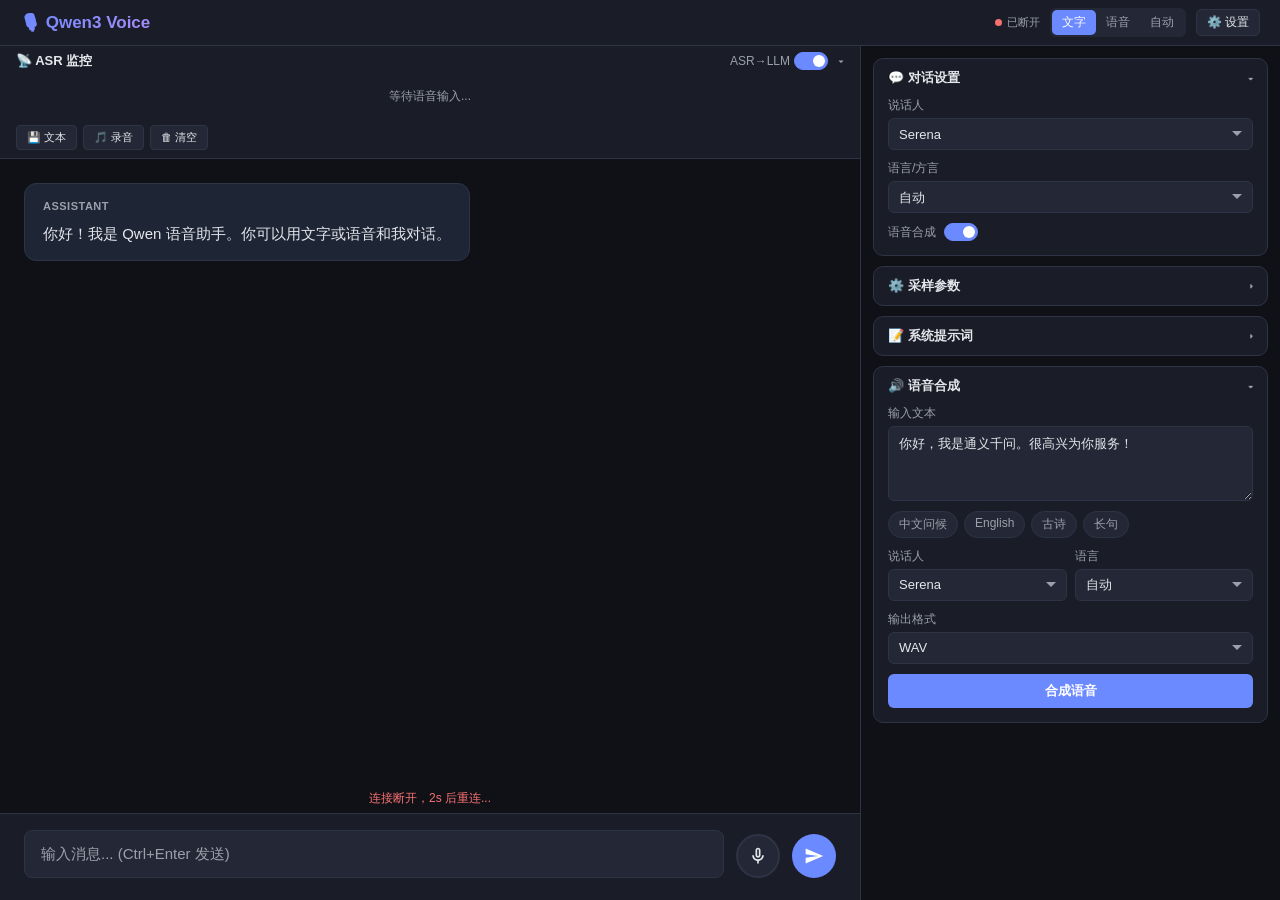
<file: examples/index.html>
<!DOCTYPE html>
<html lang="zh-CN">
<head>
<meta charset="UTF-8">
<meta name="viewport" content="width=device-width, initial-scale=1.0">
<title>Qwen3 Voice — 语音对话 & TTS</title>
<link rel="stylesheet" href="css/style.css">
</head>
<body>

<!-- ========== Header ========== -->
<header class="header">
  <h1>🎙️ Qwen3 Voice</h1>
  <nav class="header-controls">
    <div class="ws-status">
      <span class="ws-dot" id="wsDot"></span>
      <span id="wsLabel">未连接</span>
    </div>
    <div class="mode-toggle" role="group" aria-label="对话模式">
      <button id="modeText" class="active" onclick="setMode('text')">文字</button>
      <button id="modeVoice" onclick="setMode('voice')">语音</button>
      <button id="modeAuto" onclick="setMode('auto')">自动</button>
    </div>
    <button id="stopTtsBtn" onclick="stopTts()" style="display:none;padding:4px 10px;background:#e74c3c;border:none;border-radius:5px;color:white;font-size:11px;cursor:pointer;" title="停止语音播放">⏹ 停止</button>
    <button onclick="toggleSidebar()" style="padding:4px 10px;background:var(--surface2);border:1px solid var(--border);border-radius:5px;color:var(--text);font-size:12px;cursor:pointer;" title="显示/隐藏设置面板">⚙️ 设置</button>
  </nav>
</header>

<!-- ========== Main Split Layout ========== -->
<main class="split-layout">

  <!-- ===== Left Panel: Chat ===== -->
  <div class="left-panel">

    <!-- ASR Monitor Panel -->
    <section class="asr-monitor" id="asrMonitor" aria-label="ASR 监控">
      <div class="asr-monitor-header" onclick="toggleAsrMonitor()">
        <span>📡 ASR 监控 <span id="asrMonitorCount" style="font-weight:400;color:var(--text2);font-size:11px;"></span></span>
        <div class="asr-monitor-controls" onclick="event.stopPropagation()">
          <label title="ASR 识别结果是否导入 LLM 生成回复">
            <span>ASR→LLM</span>
            <label class="toggle-switch">
              <input type="checkbox" id="asrToLlmToggle" checked onchange="onAsrToLlmChanged()">
              <span class="toggle-slider"></span>
            </label>
          </label>
          <span class="toggle-icon" id="asrMonitor_icon">▾</span>
        </div>
      </div>
      <div class="asr-monitor-body" id="asrMonitorBody">
        <p class="asr-log-empty" id="asrLogEmpty">等待语音输入...</p>
        <div id="asrLogList"></div>
      </div>
      <div class="asr-monitor-actions" id="asrMonitorActions">
        <button class="btn btn-secondary btn-sm" onclick="saveAsrLog()" title="保存识别记录到文件">💾 文本</button>
        <button class="btn btn-secondary btn-sm" onclick="saveRecording()" title="保存录音为 WAV 文件">🎵 录音</button>
        <button class="btn btn-secondary btn-sm" onclick="clearAsrLog()" title="清空识别记录">🗑 清空</button>
        <span id="asrLogInfo" style="font-size:11px;color:var(--text2);margin-left:auto;"></span>
      </div>
    </section>

    <div class="chat-area" id="chatArea" role="log" aria-label="对话记录">
      <article class="message assistant">
        <div class="role-tag">Assistant</div>
        <div class="content">你好！我是 Qwen 语音助手。你可以用文字或语音和我对话。</div>
      </article>
    </div>

    <div class="status-bar" id="statusBar" role="status" aria-live="polite"></div>

    <footer class="input-area">
      <div class="input-row">
        <textarea id="inputText" placeholder="输入消息... (Ctrl+Enter 发送)" rows="1"
                  oninput="autoResize(this)" aria-label="消息输入"></textarea>
        <button class="mic-btn" id="micBtn" onclick="toggleRecording()" title="按住说话" aria-label="麦克风">
          <svg viewBox="0 0 24 24" fill="currentColor" aria-hidden="true">
            <path d="M12 14c1.66 0 3-1.34 3-3V5c0-1.66-1.34-3-3-3S9 3.34 9 5v6c0 1.66 1.34 3 3 3zm-1-9c0-.55.45-1 1-1s1 .45 1 1v6c0 .55-.45 1-1 1s-1-.45-1-1V5z"/>
            <path d="M17 11c0 2.76-2.24 5-5 5s-5-2.24-5-5H5c0 3.53 2.61 6.43 6 6.92V21h2v-3.08c3.39-.49 6-3.39 6-6.92h-2z"/>
          </svg>
        </button>
        <button class="send-btn" id="sendBtn" onclick="sendMessage()" title="发送" aria-label="发送">
          <svg viewBox="0 0 24 24" fill="currentColor" aria-hidden="true">
            <path d="M2.01 21L23 12 2.01 3 2 10l15 2-15 2z"/>
          </svg>
        </button>
      </div>
      <div class="settings-row">
        <span id="recordingStatus"></span>
      </div>
    </footer>
  </div>

  <!-- ===== Right Panel: Settings ===== -->
  <aside class="right-panel" id="rightPanel" aria-label="设置面板">

    <!-- Section 1: 对话设置 -->
    <section class="panel-section">
      <div class="panel-header" onclick="togglePanel('chatSettingsBody')">
        <span>💬 对话设置</span>
        <span class="toggle-icon" id="chatSettingsBody_icon">▾</span>
      </div>
      <div class="panel-body" id="chatSettingsBody">
        <div class="form-group" id="voiceSelectGroup">
          <label class="form-label" for="voiceSelect">说话人</label>
          <select id="voiceSelect" onchange="onVoiceChanged(); sendConfig()">
            <option value="serena">Serena</option>
          </select>
        </div>
        <div class="form-group">
          <label class="form-label" for="langSelect">语言/方言</label>
          <select id="langSelect" onchange="sendConfig()">
            <option value="">自动</option>
          </select>
        </div>
        <div class="form-group" style="display:flex;align-items:center;gap:8px;">
          <span class="form-label" style="margin-bottom:0">语音合成</span>
          <label class="toggle-switch">
            <input type="checkbox" id="ttsToggle" checked onchange="sendConfig()">
            <span class="toggle-slider"></span>
          </label>
        </div>
      </div>
    </section>

    <!-- Section 2: 采样参数 -->
    <section class="panel-section">
      <div class="panel-header" onclick="togglePanel('samplingBody')">
        <span>⚙️ 采样参数</span>
        <span class="toggle-icon collapsed" id="samplingBody_icon">▾</span>
      </div>
      <div class="panel-body collapsed" id="samplingBody">
        <div class="param-row">
          <label for="ttsTemp">Temperature</label>
          <input type="range" id="ttsTemp" min="0.1" max="1.5" step="0.05" value="0.9"
                 oninput="document.getElementById('ttsTempVal').textContent=this.value" onchange="sendConfig()">
          <span class="param-val" id="ttsTempVal">0.9</span>
        </div>
        <div class="param-row">
          <label for="ttsTopK">Top-K</label>
          <input type="range" id="ttsTopK" min="1" max="100" step="1" value="50"
                 oninput="document.getElementById('ttsTopKVal').textContent=this.value" onchange="sendConfig()">
          <span class="param-val" id="ttsTopKVal">50</span>
        </div>
        <div class="param-row">
          <label for="ttsTopP">Top-P</label>
          <input type="range" id="ttsTopP" min="0.1" max="1.0" step="0.05" value="1.0"
                 oninput="document.getElementById('ttsTopPVal').textContent=this.value" onchange="sendConfig()">
          <span class="param-val" id="ttsTopPVal">1.0</span>
        </div>
        <div class="param-row">
          <label for="ttsRepPenalty">Rep Penalty</label>
          <input type="range" id="ttsRepPenalty" min="1.0" max="1.5" step="0.01" value="1.05"
                 oninput="document.getElementById('ttsRepVal').textContent=this.value" onchange="sendConfig()">
          <span class="param-val" id="ttsRepVal">1.05</span>
        </div>
        <div class="param-row">
          <label for="voiceMaxTurns">对话轮次</label>
          <input type="range" id="voiceMaxTurns" min="1" max="50" step="1" value="10"
                 oninput="document.getElementById('voiceMaxTurnsVal').textContent=this.value" onchange="sendConfig()">
          <span class="param-val" id="voiceMaxTurnsVal">10</span>
        </div>
        <div class="param-row">
          <label for="voiceMaxOutputTokens">输出上限</label>
          <input type="range" id="voiceMaxOutputTokens" min="10" max="1024" step="10" value="150"
                 oninput="document.getElementById('voiceMaxOutputTokensVal').textContent=this.value" onchange="sendConfig()">
          <span class="param-val" id="voiceMaxOutputTokensVal">150</span>
        </div>
        <button class="btn btn-secondary btn-sm" onclick="resetTtsDefaults()" style="margin-top:4px;">重置默认</button>
      </div>
    </section>

    <!-- Section 3: 系统提示词 -->
    <section class="panel-section">
      <div class="panel-header" onclick="togglePanel('sysPromptBody')">
        <span>📝 系统提示词</span>
        <span class="toggle-icon collapsed" id="sysPromptBody_icon">▾</span>
      </div>
      <div class="panel-body collapsed" id="sysPromptBody">
        <textarea id="systemPromptEditor" rows="6" placeholder="输入系统提示词..."
                  style="min-height:100px;font-size:12px;line-height:1.5;" aria-label="系统提示词"></textarea>
        <div class="btn-row">
          <button class="btn btn-sm" style="background:#27ae60;color:white;" onclick="applySystemPrompt()">应用</button>
          <button class="btn btn-secondary btn-sm" onclick="resetSystemPrompt()">恢复默认</button>
        </div>
      </div>
    </section>

    <!-- Section 4: 音色设计 (voice_design only) -->
    <section class="panel-section" id="voiceDesignSection" style="display:none">
      <div class="panel-header" onclick="togglePanel('voiceDesignBody')">
        <span>🎨 音色设计</span>
        <span class="toggle-icon" id="voiceDesignBody_icon">▾</span>
      </div>
      <div class="panel-body" id="voiceDesignBody">
        <div class="form-group">
          <label class="form-label" for="ttsInstruct">音色描述 (Instruct)</label>
          <input type="text" id="ttsInstruct" placeholder="例: 请用温柔甜美的女声朗读" onchange="sendConfig()">
          <p class="hint">描述期望的音色特征,用于控制生成语音的风格</p>
        </div>
      </div>
    </section>

    <!-- Section 5: 音色克隆 -->
    <section class="panel-section" id="voiceCloneSection" style="display:none">
      <div class="panel-header" onclick="togglePanel('voiceCloneBody')">
        <span>🎤 音色克隆</span>
        <span class="toggle-icon" id="voiceCloneBody_icon">▾</span>
      </div>
      <div class="panel-body" id="voiceCloneBody">
        <div class="form-group">
          <label class="form-label" for="cloneVoiceName">音色名称</label>
          <input type="text" id="cloneVoiceName" placeholder="英文/数字/下划线">
        </div>

        <div class="form-group">
          <label class="form-label">参考音频</label>
          <div class="clone-audio-actions">
            <label class="btn btn-secondary btn-sm" style="cursor:pointer;margin:0;">
              📁 选择文件
              <input type="file" id="cloneAudioFile" accept="audio/*" style="display:none;" onchange="onCloneFileSelected(this)">
            </label>
            <button class="btn btn-secondary btn-sm" id="cloneRecordBtn" onclick="toggleCloneRecord()">🎙 录音</button>
          </div>
          <p id="cloneFileInfo" class="hint"></p>
          <p id="cloneRecordingStatus" style="font-size:12px;color:var(--recording);margin-top:4px;display:none;">
            ● 正在录音... <span id="cloneRecordTime">0s</span>
          </p>
        </div>

        <div class="form-group">
          <label class="form-label" for="cloneRefText">参考文本 <span style="font-weight:normal;color:var(--text2)">(可选,提升克隆效果)</span></label>
          <div style="display:flex;gap:6px;">
            <textarea id="cloneRefText" rows="2" placeholder="输入参考音频对应的文本内容..." style="min-height:48px;flex:1;"></textarea>
            <button class="btn btn-secondary btn-sm" id="cloneAsrBtn" onclick="recognizeCloneAudio()" title="自动识别参考音频文本" style="flex-shrink:0;height:fit-content;margin-top:0;" disabled>🔍 识别</button>
          </div>
          <p id="cloneRefTextStatus" class="hint"></p>
        </div>

        <button class="btn btn-primary" onclick="registerCloneVoice()" style="margin-top:4px;">
          ✨ 注册音色
        </button>
        <p id="cloneRegStatus" class="hint" style="margin-top:4px;"></p>
      </div>
    </section>

    <!-- Section 6: 说话人管理 -->
    <section class="panel-section" id="speakerMgmtSection" style="display:none">
      <div class="panel-header" onclick="togglePanel('speakerMgmtBody')">
        <span>👤 说话人管理</span>
        <span class="toggle-icon" id="speakerMgmtBody_icon">▾</span>
      </div>
      <div class="panel-body" id="speakerMgmtBody">
        <div class="speaker-list" id="speakerList">
          <p class="speaker-empty" id="speakerEmpty">暂无已注册说话人</p>
        </div>

        <hr class="divider">

        <div class="form-group">
          <label class="form-label" for="spkRegName">注册说话人</label>
          <input type="text" id="spkRegName" placeholder="说话人名称">
        </div>
        <div class="form-group">
          <label class="form-label">音频文件</label>
          <div class="clone-audio-actions">
            <label class="btn btn-secondary btn-sm" style="cursor:pointer;margin:0;">
              📁 选择文件
              <input type="file" id="spkRegAudio" accept="audio/*" style="display:none;" onchange="onSpkFileSelected(this)">
            </label>
            <button class="btn btn-secondary btn-sm" id="spkRecordBtn" onclick="toggleSpkRecord()">🎙 录音</button>
          </div>
          <p id="spkFileInfo" class="hint"></p>
          <p id="spkRecordingStatus" style="font-size:12px;color:var(--recording);margin-top:4px;display:none;">
            ● 正在录音... <span id="spkRecordTime">0s</span>
          </p>
        </div>
        <button class="btn btn-primary" onclick="registerSpeaker()">
          ✨ 注册说话人
        </button>
        <p id="spkRegStatus" class="hint" style="margin-top:4px;"></p>

        <hr class="divider">

        <button class="btn-danger btn-sm" onclick="clearAllSpeakers()" style="width:100%;text-align:center;padding:6px;">
          🗑 清空所有说话人
        </button>
      </div>
    </section>

    <!-- Section 7: 录音转写 -->
    <section class="panel-section" id="fileTranscribeSection" style="display:none">
      <div class="panel-header" onclick="togglePanel('fileTranscribeBody')">
        <span>📄 录音转写</span>
        <span class="toggle-icon" id="fileTranscribeBody_icon">▾</span>
      </div>
      <div class="panel-body" id="fileTranscribeBody">
        <div class="form-group">
          <label class="form-label">音频文件</label>
          <label class="btn btn-secondary btn-sm" style="cursor:pointer;margin:0;display:inline-flex;">
            📁 选择文件
            <input type="file" id="transcribeAudioFile" accept="audio/*" style="display:none;" onchange="onTranscribeFileSelected(this)">
          </label>
          <p id="transcribeFileInfo" class="hint"></p>
        </div>

        <fieldset class="form-group" style="border:none;padding:0;">
          <legend class="form-label">选项</legend>
          <div style="display:flex;gap:12px;font-size:12px;">
            <label style="display:flex;align-items:center;gap:4px;cursor:pointer;">
              <input type="checkbox" id="transcribePunctuate" checked> 标点恢复
            </label>
            <label style="display:flex;align-items:center;gap:4px;cursor:pointer;">
              <input type="checkbox" id="transcribeSpeaker" checked> 说话人识别
            </label>
          </div>
        </fieldset>

        <div class="form-group">
          <label class="form-label" for="transcribeFormat">响应格式</label>
          <select id="transcribeFormat">
            <option value="verbose_json">详细 JSON</option>
            <option value="json">简洁 JSON</option>
            <option value="text">纯文本</option>
          </select>
        </div>

        <button class="btn btn-primary" id="transcribeBtn" onclick="transcribeFile()">
          🔍 开始转写
        </button>

        <p class="hint" id="transcribeStatus" style="margin-top:4px;"></p>

        <div id="transcribeResult" style="display:none;">
          <div class="transcription-result" id="transcribeResultText"></div>
          <div class="transcription-meta" id="transcribeResultMeta"></div>
          <div style="margin-top:6px;">
            <button class="btn btn-secondary btn-sm" onclick="copyTranscribeResult()">📋 复制</button>
          </div>
        </div>
      </div>
    </section>

    <!-- Section 8: 语音合成 -->
    <section class="panel-section">
      <div class="panel-header" onclick="togglePanel('ttsSynthBody')">
        <span>🔊 语音合成</span>
        <span class="toggle-icon" id="ttsSynthBody_icon">▾</span>
      </div>
      <div class="panel-body" id="ttsSynthBody">
        <div class="form-group">
          <label class="form-label" for="ttsInputText">输入文本</label>
          <textarea id="ttsInputText" rows="3" placeholder="请输入要合成的文本...">你好，我是通义千问。很高兴为你服务！</textarea>
          <div class="presets" role="group" aria-label="文本预设">
            <span class="preset" data-text="你好，我是通义千问。很高兴为你服务！">中文问候</span>
            <span class="preset" data-text="Hello, I'm Qwen. How can I help you today?">English</span>
            <span class="preset" data-text="春眠不觉晓，处处闻啼鸟。夜来风雨声，花落知多少。">古诗</span>
            <span class="preset" data-text="今天天气真好，我们一起出去散步吧。阳光明媚，微风轻拂，正是踏青的好时节。">长句</span>
          </div>
        </div>

        <div class="form-group" id="synthVoiceGroup">
          <div class="row-flex">
            <div>
              <label class="form-label" for="ttsVoiceSelect">说话人</label>
              <select id="ttsVoiceSelect" onchange="updateTtsLangSelect()">
                <option value="serena">Serena</option>
              </select>
            </div>
            <div>
              <label class="form-label" for="ttsLangSelect">语言</label>
              <select id="ttsLangSelect">
                <option value="">自动</option>
              </select>
            </div>
          </div>
        </div>

        <div class="form-group" id="synthCloneGroup" style="display:none">
          <label class="form-label" for="cloneVoiceSelect">克隆音色</label>
          <div style="display:flex;gap:6px;">
            <select id="cloneVoiceSelect" style="flex:1;" onchange="updateTtsLangSelect(true)">
              <option value="">(请先注册音色)</option>
            </select>
            <button class="btn-danger btn-sm" onclick="deleteCloneVoice()" title="删除选中音色">🗑</button>
          </div>
        </div>

        <div class="form-group">
          <label class="form-label" for="formatSelect">输出格式</label>
          <select id="formatSelect">
            <option value="wav">WAV</option>
            <option value="pcm">PCM (raw)</option>
          </select>
        </div>

        <button class="btn btn-primary" id="synthesizeBtn" onclick="synthesizeTts()">
          合成语音
        </button>

        <div class="tts-status" id="ttsStatus" role="status"></div>

        <div class="player" id="ttsPlayer">
          <audio id="ttsAudioPlayer" controls></audio>
          <div class="player-info">
            <span id="ttsAudioInfo"></span>
            <button class="btn btn-secondary btn-sm" onclick="downloadAudio()">⬇ 下载</button>
          </div>
        </div>
      </div>
    </section>

    <!-- Section 9: 合成历史 -->
    <section class="panel-section" id="ttsHistoryCard" style="display:none">
      <div class="panel-header" onclick="togglePanel('ttsHistoryBody')">
        <span>📜 合成历史</span>
        <span class="toggle-icon" id="ttsHistoryBody_icon">▾</span>
      </div>
      <div class="panel-body" id="ttsHistoryBody">
        <div id="ttsHistoryList"></div>
      </div>
    </section>

  </aside>
</main>

<script src="js/app.js"></script>
</body>
</html>
</file>
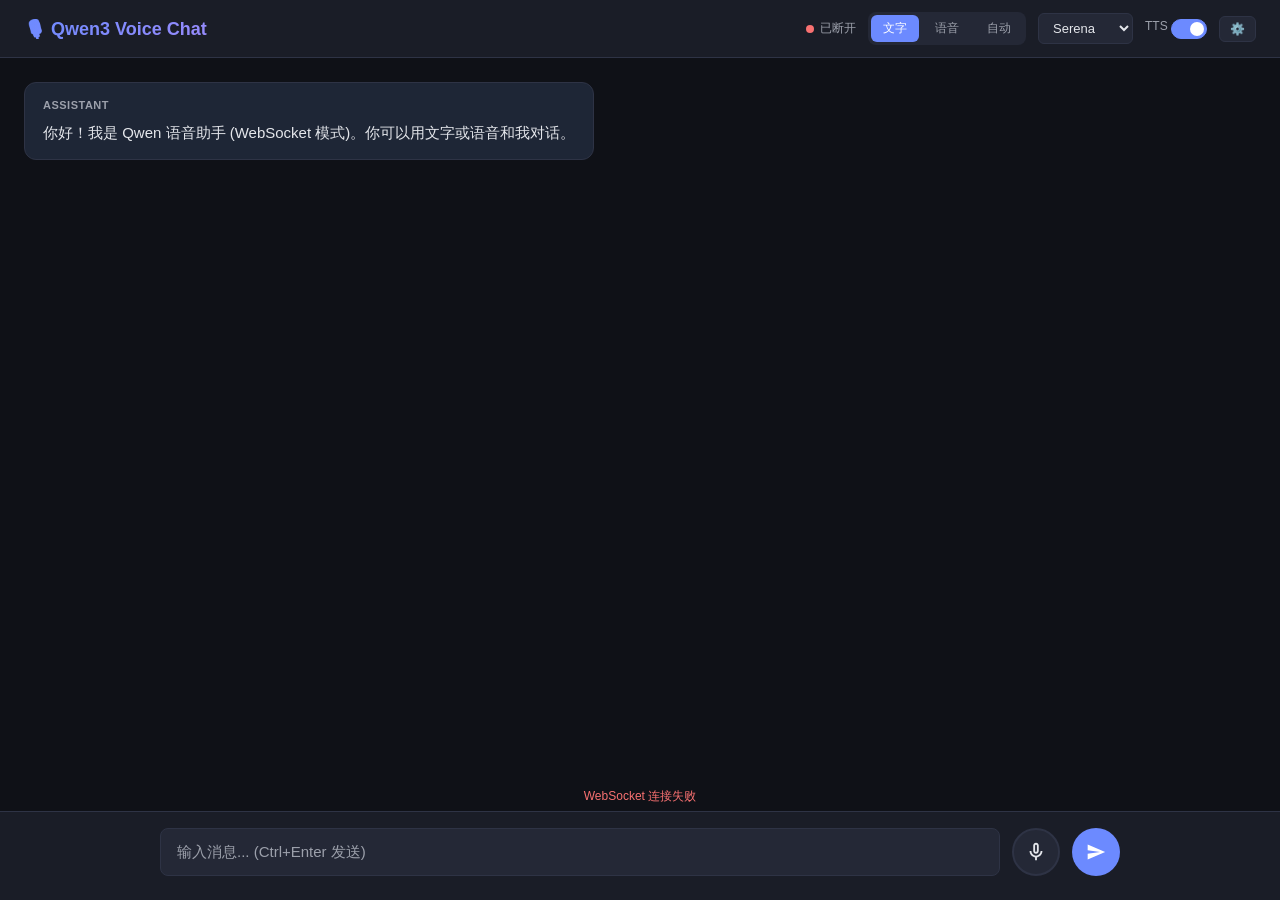
<file: examples/voice.html>
<!DOCTYPE html>
<html lang="zh-CN">
<head>
<meta charset="UTF-8">
<meta name="viewport" content="width=device-width, initial-scale=1.0">
<title>Qwen3 Voice Chat — WebSocket 语音对话</title>
<style>
:root {
  --bg: #0f1117;
  --surface: #1a1d27;
  --surface2: #242836;
  --primary: #6c8aff;
  --primary-hover: #8da4ff;
  --text: #e4e6eb;
  --text2: #9ca0ab;
  --border: #2e3345;
  --success: #4ade80;
  --error: #f87171;
  --recording: #ef4444;
  --radius: 12px;
  --user-bg: #2a3154;
  --assistant-bg: #1e2636;
}

* { margin: 0; padding: 0; box-sizing: border-box; }

body {
  font-family: -apple-system, BlinkMacSystemFont, 'Segoe UI', 'PingFang SC',
               'Hiragino Sans GB', 'Microsoft YaHei', sans-serif;
  background: var(--bg);
  color: var(--text);
  height: 100vh;
  display: flex;
  flex-direction: column;
}

.header {
  display: flex;
  align-items: center;
  justify-content: space-between;
  padding: 12px 24px;
  background: var(--surface);
  border-bottom: 1px solid var(--border);
  flex-shrink: 0;
}

.header h1 {
  font-size: 18px;
  font-weight: 700;
  background: linear-gradient(135deg, var(--primary), #a78bfa);
  -webkit-background-clip: text;
  -webkit-text-fill-color: transparent;
}

.header-controls {
  display: flex;
  gap: 12px;
  align-items: center;
}

.header-controls label { font-size: 12px; color: var(--text2); }

.header-controls select {
  padding: 6px 10px;
  background: var(--surface2);
  border: 1px solid var(--border);
  border-radius: 6px;
  color: var(--text);
  font-size: 13px;
  outline: none;
}

.chat-area {
  flex: 1;
  overflow-y: auto;
  padding: 24px;
  display: flex;
  flex-direction: column;
  gap: 16px;
}

.message {
  max-width: 80%;
  padding: 14px 18px;
  border-radius: var(--radius);
  line-height: 1.6;
  font-size: 15px;
}

.message.user {
  align-self: flex-end;
  background: var(--user-bg);
  border: 1px solid rgba(108, 138, 255, 0.2);
}

.message.assistant {
  align-self: flex-start;
  background: var(--assistant-bg);
  border: 1px solid var(--border);
}

.message .role-tag {
  font-size: 11px;
  font-weight: 600;
  color: var(--text2);
  text-transform: uppercase;
  margin-bottom: 6px;
  letter-spacing: 0.5px;
}

.message .content {
  white-space: pre-wrap;
  word-break: break-word;
}

.message audio {
  display: block;
  margin-top: 8px;
  width: 100%;
  height: 36px;
  border-radius: 6px;
}

.message .meta {
  font-size: 11px;
  color: var(--text2);
  margin-top: 6px;
}

.input-area {
  padding: 16px 24px;
  background: var(--surface);
  border-top: 1px solid var(--border);
  flex-shrink: 0;
}

.input-row {
  display: flex;
  gap: 12px;
  align-items: flex-end;
  max-width: 960px;
  margin: 0 auto;
}

.input-row textarea {
  flex: 1;
  padding: 12px 16px;
  background: var(--surface2);
  border: 1px solid var(--border);
  border-radius: 8px;
  color: var(--text);
  font-size: 15px;
  line-height: 1.5;
  resize: none;
  outline: none;
  font-family: inherit;
  max-height: 120px;
  min-height: 44px;
}

.input-row textarea:focus { border-color: var(--primary); }
.input-row textarea::placeholder { color: var(--text2); }

.mic-btn {
  width: 48px; height: 48px;
  border-radius: 50%;
  border: 2px solid var(--border);
  background: var(--surface2);
  color: var(--text);
  cursor: pointer;
  display: flex;
  align-items: center;
  justify-content: center;
  transition: all 0.2s;
  flex-shrink: 0;
}

.mic-btn:hover { border-color: var(--primary); background: rgba(108, 138, 255, 0.1); }

.mic-btn.recording {
  border-color: var(--recording);
  background: rgba(239, 68, 68, 0.15);
  animation: pulse 1.5s ease infinite;
}

.mic-btn svg { width: 22px; height: 22px; }

@keyframes pulse {
  0%, 100% { box-shadow: 0 0 0 0 rgba(239, 68, 68, 0.4); }
  50% { box-shadow: 0 0 0 12px rgba(239, 68, 68, 0); }
}

.send-btn {
  width: 48px; height: 48px;
  border-radius: 50%;
  border: none;
  background: var(--primary);
  color: #fff;
  cursor: pointer;
  display: flex;
  align-items: center;
  justify-content: center;
  transition: all 0.2s;
  flex-shrink: 0;
}

.send-btn:hover:not(:disabled) { background: var(--primary-hover); }
.send-btn:disabled { opacity: 0.4; cursor: not-allowed; }
.send-btn svg { width: 20px; height: 20px; }

.mode-toggle {
  display: flex;
  gap: 4px;
  background: var(--surface2);
  border-radius: 8px;
  padding: 3px;
}

.mode-toggle button {
  padding: 5px 12px;
  font-size: 12px;
  border: none;
  border-radius: 6px;
  background: transparent;
  color: var(--text2);
  cursor: pointer;
  transition: all 0.2s;
  font-family: inherit;
}

.mode-toggle button.active { background: var(--primary); color: #fff; }

.toggle-switch {
  position: relative;
  display: inline-block;
  width: 36px; height: 20px;
}

.toggle-switch input { opacity: 0; width: 0; height: 0; }

.toggle-slider {
  position: absolute;
  cursor: pointer;
  top: 0; left: 0; right: 0; bottom: 0;
  background: var(--surface2);
  border: 1px solid var(--border);
  border-radius: 10px;
  transition: 0.3s;
}

.toggle-slider:before {
  content: '';
  position: absolute;
  height: 14px; width: 14px;
  left: 2px; bottom: 2px;
  background: var(--text2);
  border-radius: 50%;
  transition: 0.3s;
}

.toggle-switch input:checked + .toggle-slider { background: var(--primary); border-color: var(--primary); }
.toggle-switch input:checked + .toggle-slider:before { transform: translateX(16px); background: #fff; }

/* Connection status indicator */
.ws-status {
  display: inline-flex;
  align-items: center;
  gap: 6px;
  font-size: 12px;
  color: var(--text2);
}

.ws-dot {
  width: 8px; height: 8px;
  border-radius: 50%;
  background: var(--error);
  transition: background 0.3s;
}

.ws-dot.connected { background: var(--success); }

.settings-row {
  display: flex;
  gap: 16px;
  align-items: center;
  margin-top: 8px;
  font-size: 12px;
  color: var(--text2);
}

/* Status bar */
.status-bar {
  font-size: 12px;
  color: var(--text2);
  text-align: center;
  padding: 6px;
  display: none;
}

.status-bar.visible { display: block; }
.status-bar.error { color: var(--error); }

/* Streaming cursor */
.streaming-cursor::after {
  content: '▊';
  animation: blink 1s step-end infinite;
  color: var(--primary);
}

@keyframes blink { 50% { opacity: 0; } }
</style>
</head>
<body>

<div class="header">
  <h1>🎙️ Qwen3 Voice Chat <span style="font-size:12px;font-weight:400;opacity:0.6">(WebSocket)</span></h1>
  <div class="header-controls">
    <div class="ws-status">
      <span class="ws-dot" id="wsDot"></span>
      <span id="wsLabel">未连接</span>
    </div>
    <div class="mode-toggle">
      <button id="modeText" class="active" onclick="setMode('text')">文字</button>
      <button id="modeVoice" onclick="setMode('voice')">语音</button>
      <button id="modeAuto" onclick="setMode('auto')">自动</button>
    </div>
    <select id="voiceSelect" onchange="sendConfig()">
      <option value="serena">Serena</option>
      <option value="vivian">Vivian</option>
      <option value="sohee">Sohee</option>
      <option value="ono_anna">Anna</option>
      <option value="eric">Eric</option>
      <option value="ryan">Ryan</option>
      <option value="aiden">Aiden</option>
      <option value="dylan">Dylan</option>
      <option value="uncle_fu">Uncle Fu</option>
    </select>
    <label>
      <span>TTS</span>
      <label class="toggle-switch">
        <input type="checkbox" id="ttsToggle" checked onchange="sendConfig()">
        <span class="toggle-slider"></span>
      </label>
    </label>
    <button onclick="toggleTtsSettings()" style="padding:5px 10px;background:var(--surface2);border:1px solid var(--border);border-radius:6px;color:var(--text);font-size:12px;cursor:pointer;" title="TTS 采样参数">⚙️</button>
  </div>
</div>

<!-- TTS Settings Panel -->
<div id="ttsSettings" style="display:none;padding:10px 24px;background:var(--surface);border-bottom:1px solid var(--border);font-size:13px;">
  <div style="display:flex;gap:20px;align-items:center;flex-wrap:wrap;">
    <label style="color:var(--text2)">Temperature:
      <input type="range" id="ttsTemp" min="0.1" max="1.5" step="0.05" value="0.9"
             oninput="document.getElementById('ttsTempVal').textContent=this.value" onchange="sendConfig()">
      <span id="ttsTempVal" style="color:var(--text);min-width:30px;display:inline-block">0.9</span>
    </label>
    <label style="color:var(--text2)">Top-K:
      <input type="range" id="ttsTopK" min="1" max="100" step="1" value="50"
             oninput="document.getElementById('ttsTopKVal').textContent=this.value" onchange="sendConfig()">
      <span id="ttsTopKVal" style="color:var(--text);min-width:24px;display:inline-block">50</span>
    </label>
    <label style="color:var(--text2)">Top-P:
      <input type="range" id="ttsTopP" min="0.1" max="1.0" step="0.05" value="1.0"
             oninput="document.getElementById('ttsTopPVal').textContent=this.value" onchange="sendConfig()">
      <span id="ttsTopPVal" style="color:var(--text);min-width:30px;display:inline-block">1.0</span>
    </label>
    <label style="color:var(--text2)">Rep Penalty:
      <input type="range" id="ttsRepPenalty" min="1.0" max="1.5" step="0.01" value="1.05"
             oninput="document.getElementById('ttsRepVal').textContent=this.value" onchange="sendConfig()">
      <span id="ttsRepVal" style="color:var(--text);min-width:30px;display:inline-block">1.05</span>
    </label>
    <button onclick="resetTtsDefaults()" style="padding:4px 10px;background:var(--surface2);border:1px solid var(--border);border-radius:6px;color:var(--text2);font-size:12px;cursor:pointer;">重置默认</button>
  </div>
</div>

<div class="chat-area" id="chatArea">
  <div class="message assistant">
    <div class="role-tag">Assistant</div>
    <div class="content">你好！我是 Qwen 语音助手 (WebSocket 模式)。你可以用文字或语音和我对话。</div>
  </div>
</div>

<div class="status-bar" id="statusBar"></div>

<div class="input-area">
  <div class="input-row">
    <textarea id="inputText" placeholder="输入消息... (Ctrl+Enter 发送)" rows="1"
              oninput="autoResize(this)"></textarea>
    <button class="mic-btn" id="micBtn" onclick="toggleRecording()" title="按住说话">
      <svg viewBox="0 0 24 24" fill="currentColor">
        <path d="M12 14c1.66 0 3-1.34 3-3V5c0-1.66-1.34-3-3-3S9 3.34 9 5v6c0 1.66 1.34 3 3 3zm-1-9c0-.55.45-1 1-1s1 .45 1 1v6c0 .55-.45 1-1 1s-1-.45-1-1V5z"/>
        <path d="M17 11c0 2.76-2.24 5-5 5s-5-2.24-5-5H5c0 3.53 2.61 6.43 6 6.92V21h2v-3.08c3.39-.49 6-3.39 6-6.92h-2z"/>
      </svg>
    </button>
    <button class="send-btn" id="sendBtn" onclick="sendMessage()" title="发送">
      <svg viewBox="0 0 24 24" fill="currentColor">
        <path d="M2.01 21L23 12 2.01 3 2 10l15 2-15 2z"/>
      </svg>
    </button>
  </div>
  <div class="settings-row">
    <span id="recordingStatus"></span>
  </div>
</div>

<script>
// ============================================================================
// State
// ============================================================================
let ws = null;
let isRecording = false;
let isProcessing = false;
let currentMode = 'text';
let streamingDiv = null;   // 当前正在流式输出的消息 div
let streamingText = '';    // 累积的流式文本
let responseT0 = 0;       // 响应开始时间

// ---- 流式 ASR 状态 ----
let audioContext = null;
let audioWorkletNode = null;
let mediaStream = null;
const STREAM_SAMPLE_RATE = 16000;

// ---- 流式 TTS 播放状态 ----
let ttsPlayCtx = null;        // TTS 播放用 AudioContext
let ttsNextTime = 0;          // 下一段应播放的时间点
let ttsPreBuffer = [];        // 预缓冲: 累积初始 chunks 再开始播放
let ttsSampleRate = 24000;    // 服务端 TTS 采样率
let ttsStreamActive = false;  // 是否在流式 TTS 模式
let wasRecording = false;     // 响应前是否在录音 (用于自动重启)
let ttsPlayingAudio = false;  // TTS 音频是否正在播放

// ============================================================================
// WebSocket 连接
// ============================================================================
function connectWS() {
  const proto = location.protocol === 'https:' ? 'wss:' : 'ws:';
  // 直接用 location.host (通过 8080 静态文件服务访问时端口一致)
  const url = proto + '//' + location.host + '/v1/voice';

  ws = new WebSocket(url);

  ws.onopen = () => {
    document.getElementById('wsDot').classList.add('connected');
    document.getElementById('wsLabel').textContent = '已连接';
    sendConfig();
  };

  ws.onclose = () => {
    document.getElementById('wsDot').classList.remove('connected');
    document.getElementById('wsLabel').textContent = '已断开';
    // 自动重连
    setTimeout(connectWS, 3000);
  };

  ws.onerror = () => {
    setStatus('WebSocket 连接失败', 'error');
  };

  ws.onmessage = (e) => {
    if (e.data instanceof Blob) {
      // Binary frame = TTS audio data (follows tts.meta text frame)
      handleTtsBinary(e.data);
      return;
    }
    const msg = JSON.parse(e.data);
    handleEvent(msg);
  };
}

function sendConfig() {
  if (!ws || ws.readyState !== WebSocket.OPEN) return;
  const voice = document.getElementById('voiceSelect').value;
  const tts = document.getElementById('ttsToggle').checked;
  const msg = {
    type: 'config', voice, tts,
    tts_temperature: parseFloat(document.getElementById('ttsTemp').value),
    tts_top_k: parseInt(document.getElementById('ttsTopK').value),
    tts_top_p: parseFloat(document.getElementById('ttsTopP').value),
    tts_rep_penalty: parseFloat(document.getElementById('ttsRepPenalty').value)
  };
  ws.send(JSON.stringify(msg));
}

function toggleTtsSettings() {
  const panel = document.getElementById('ttsSettings');
  panel.style.display = panel.style.display === 'none' ? 'block' : 'none';
}

function resetTtsDefaults() {
  document.getElementById('ttsTemp').value = 0.9;
  document.getElementById('ttsTempVal').textContent = '0.9';
  document.getElementById('ttsTopK').value = 50;
  document.getElementById('ttsTopKVal').textContent = '50';
  document.getElementById('ttsTopP').value = 1.0;
  document.getElementById('ttsTopPVal').textContent = '1.0';
  document.getElementById('ttsRepPenalty').value = 1.05;
  document.getElementById('ttsRepVal').textContent = '1.05';
  sendConfig();
}

// ============================================================================
// 事件处理
// ============================================================================
let ttsTotalSize = 0;       // TTS 总字节数
let ttsDone = false;        // tts.done 已收到

function handleTtsBinary(blob) {
  ttsTotalSize += blob.size;

  if (ttsStreamActive) {
    // 流式 PCM16 模式: 预缓冲 + 无缝播放
    blob.arrayBuffer().then(buf => {
      const pcm16 = new Int16Array(buf);
      if (pcm16.length === 0) return;

      // PCM16 → Float32
      const float32 = new Float32Array(pcm16.length);
      for (let i = 0; i < pcm16.length; i++) {
        float32[i] = pcm16[i] / 32768.0;
      }

      if (!ttsPlayCtx) {
        // 预缓冲阶段: 累积足够音频再开始播放, 避免断续
        ttsPreBuffer.push(float32);
        let totalSamples = 0;
        for (const c of ttsPreBuffer) totalSamples += c.length;
        const totalMs = (totalSamples / ttsSampleRate) * 1000;
        if (totalMs < 600) return;  // 累积至少 600ms 再开始

        // 启动播放, 调度所有累积的 chunks
        ttsPlayCtx = new AudioContext({ sampleRate: ttsSampleRate });
        ttsNextTime = ttsPlayCtx.currentTime + 0.05;
        for (const chunk of ttsPreBuffer) {
          const ab = ttsPlayCtx.createBuffer(1, chunk.length, ttsSampleRate);
          ab.copyToChannel(chunk, 0);
          const src = ttsPlayCtx.createBufferSource();
          src.buffer = ab;
          src.connect(ttsPlayCtx.destination);
          src.start(ttsNextTime);
          ttsNextTime += ab.duration;
        }
        ttsPreBuffer = [];
        return;
      }

      // 后续 chunks: 无缝拼接调度
      const audioBuf = ttsPlayCtx.createBuffer(1, float32.length, ttsSampleRate);
      audioBuf.copyToChannel(float32, 0);
      const source = ttsPlayCtx.createBufferSource();
      source.buffer = audioBuf;
      source.connect(ttsPlayCtx.destination);

      const now = ttsPlayCtx.currentTime;
      if (ttsNextTime < now) ttsNextTime = now + 0.15;  // 150ms 恢复缓冲
      source.start(ttsNextTime);
      ttsNextTime += audioBuf.duration;
    });
  } else {
    // 兼容旧 WAV 模式
    const audioUrl = URL.createObjectURL(blob);
    if (streamingDiv) {
      const audio = document.createElement('audio');
      audio.controls = true;
      audio.style.cssText = 'display:block;margin-top:8px;width:100%;height:36px;border-radius:6px;';
      audio.src = audioUrl;
      streamingDiv.appendChild(audio);
      audio.play().catch(() => {});
      scrollToBottom();
    }
  }
}

// 等待 TTS 音频播放完毕 (防止麦克风采集到 TTS 回声)
function waitForTtsPlaybackEnd(callback) {
  if (!ttsPlayCtx || ttsNextTime <= ttsPlayCtx.currentTime) {
    // 没有播放上下文或已播完
    callback();
    return;
  }
  const remaining = (ttsNextTime - ttsPlayCtx.currentTime) * 1000;
  setTimeout(callback, remaining + 200);  // +200ms 安全余量
}

function handleEvent(msg) {
  switch (msg.type) {
    case 'session.created':
      clearStatus();
      break;

    case 'config.updated':
      break;

    case 'status':
      if (msg.stage === 'asr') setStatus('正在转录语音...');
      else if (msg.stage === 'tts') setStatus('正在合成语音...');
      break;

    case 'stream.started':
      setStatus('🎤 正在听...');
      break;

    case 'stream.vad':
      // VAD 检测到语音结束, 服务端正在 ASR
      setStatus('语音结束，正在识别...');
      wasRecording = true;   // 记住需要自动重启
      stopStreaming(false);   // 停止采集但不发 stream.stop (服务端已处理)
      break;

    case 'stream.stopped':
      // 手动停止确认 — 如果没有触发 ASR, 解锁 UI
      if (isProcessing && !streamingDiv) {
        isProcessing = false;
        document.getElementById('sendBtn').disabled = false;
        clearStatus();
      }
      break;

    case 'audio.level':
      // 更新音频电平 UI
      updateAudioLevel(msg.rms || 0);
      break;

    case 'asr':
      addMessage('user', msg.text, null, 'ASR 识别');
      break;

    case 'tts.stream_start':
      // 流式 TTS PCM16 开始
      ttsStreamActive = true;
      ttsSampleRate = msg.sample_rate || 24000;
      ttsNextTime = 0;
      ttsPreBuffer = [];
      // 关闭上一个播放上下文
      if (ttsPlayCtx) { ttsPlayCtx.close(); ttsPlayCtx = null; }
      break;

    case 'llm.start':
      responseT0 = performance.now();
      streamingText = '';
      streamingDiv = createStreamingMessage();
      ttsTotalSize = 0;
      ttsDone = false;
      setStatus('正在生成回复...');
      break;

    case 'llm.delta':
      if (streamingDiv) {
        streamingText += msg.delta;
        const contentEl = streamingDiv.querySelector('.content');
        contentEl.textContent = streamingText;
        contentEl.classList.add('streaming-cursor');
        scrollToBottom();
      }
      break;

    case 'llm.done':
      if (streamingDiv) {
        const contentEl = streamingDiv.querySelector('.content');
        contentEl.classList.remove('streaming-cursor');
        const llmTime = ((performance.now() - responseT0) / 1000).toFixed(1);
        let metaText = `LLM ${llmTime}s`;
        if (msg.prompt_tokens) metaText += ` · ${msg.prompt_tokens} prompt`;
        if (msg.completion_tokens) metaText += ` · ${msg.completion_tokens} gen`;
        streamingDiv.dataset.llmMeta = metaText;
        let metaEl = streamingDiv.querySelector('.meta');
        if (!metaEl) {
          metaEl = document.createElement('div');
          metaEl.className = 'meta';
          streamingDiv.appendChild(metaEl);
        }
        metaEl.textContent = metaText;
      }
      clearStatus();
      break;

    case 'tts.meta':
      // 兼容旧协议 TTS 分段元数据
      break;

    case 'tts.done':
      // 所有 TTS 分段发送完毕
      ttsDone = true;
      ttsStreamActive = false;
      // 刷新预缓冲中的剩余音频 (短句可能不足 600ms)
      if (!ttsPlayCtx && ttsPreBuffer.length > 0) {
        ttsPlayCtx = new AudioContext({ sampleRate: ttsSampleRate });
        ttsNextTime = ttsPlayCtx.currentTime + 0.05;
        for (const chunk of ttsPreBuffer) {
          const ab = ttsPlayCtx.createBuffer(1, chunk.length, ttsSampleRate);
          ab.copyToChannel(chunk, 0);
          const src = ttsPlayCtx.createBufferSource();
          src.buffer = ab;
          src.connect(ttsPlayCtx.destination);
          src.start(ttsNextTime);
          ttsNextTime += ab.duration;
        }
        ttsPreBuffer = [];
      }
      if (streamingDiv) {
        const metaEl = streamingDiv.querySelector('.meta');
        if (metaEl) {
          const sizeKB = (ttsTotalSize / 1024).toFixed(0);
          metaEl.textContent = (streamingDiv.dataset.llmMeta || '') +
            ` · TTS ${sizeKB}KB (${msg.segments || 1}段)`;
        }
      }
      clearStatus();
      streamingDiv = null;
      // 等 TTS 音频播放完毕后再解锁 UI + 重启麦克风 (防止麦克风采集到 TTS 回声)
      waitForTtsPlaybackEnd(() => {
        isProcessing = false;
        document.getElementById('sendBtn').disabled = false;
        if (wasRecording) {
          wasRecording = false;
          setTimeout(() => startStreaming(), 300);
        }
      });
      break;

    case 'error':
      setStatus(msg.message || '发生错误', 'error');
      isProcessing = false;
      document.getElementById('sendBtn').disabled = false;
      if (streamingDiv) {
        const contentEl = streamingDiv.querySelector('.content');
        contentEl.classList.remove('streaming-cursor');
        streamingDiv = null;
      }
      // 出错后也自动重启麦克风
      if (wasRecording) {
        wasRecording = false;
        setTimeout(() => startStreaming(), 500);
      }
      break;

    case 'history.cleared':
      break;
  }

  // llm.done 且 TTS 未启用 → 解锁 + 自动重启麦克风
  if (msg.type === 'llm.done' && !ttsStreamActive) {
    const ttsEnabled = document.getElementById('ttsToggle').checked;
    if (!ttsEnabled) {
      isProcessing = false;
      document.getElementById('sendBtn').disabled = false;
      streamingDiv = null;
      if (wasRecording) {
        wasRecording = false;
        setTimeout(() => startStreaming(), 300);
      }
    }
  }
}

// ============================================================================
// UI Helpers
// ============================================================================
function setMode(mode) {
  currentMode = mode;
  document.querySelectorAll('.mode-toggle button').forEach(b => b.classList.remove('active'));
  document.getElementById('mode' + mode.charAt(0).toUpperCase() + mode.slice(1)).classList.add('active');
  sendConfig();
}

function autoResize(el) {
  el.style.height = 'auto';
  el.style.height = Math.min(el.scrollHeight, 120) + 'px';
}

function setStatus(msg, type = '') {
  const bar = document.getElementById('statusBar');
  bar.textContent = msg;
  bar.className = 'status-bar visible' + (type ? ' ' + type : '');
}

function clearStatus() {
  document.getElementById('statusBar').className = 'status-bar';
}

function scrollToBottom() {
  const chatArea = document.getElementById('chatArea');
  chatArea.scrollTop = chatArea.scrollHeight;
}

function escapeHtml(s) {
  const div = document.createElement('div');
  div.textContent = s;
  return div.innerHTML;
}

function addMessage(role, content, audioUrl, meta) {
  const chatArea = document.getElementById('chatArea');
  const div = document.createElement('div');
  div.className = 'message ' + role;
  let html = '<div class="role-tag">' + (role === 'user' ? 'You' : 'Assistant') + '</div>';
  html += '<div class="content">' + escapeHtml(content) + '</div>';
  if (audioUrl) {
    html += '<audio controls src="' + audioUrl + '" style="display:block;margin-top:8px;width:100%;height:36px;border-radius:6px;"></audio>';
  }
  if (meta) {
    html += '<div class="meta">' + escapeHtml(meta) + '</div>';
  }
  div.innerHTML = html;
  chatArea.appendChild(div);
  scrollToBottom();
}

function createStreamingMessage() {
  const chatArea = document.getElementById('chatArea');
  const div = document.createElement('div');
  div.className = 'message assistant';
  div.innerHTML = '<div class="role-tag">Assistant</div><div class="content streaming-cursor"></div>';
  chatArea.appendChild(div);
  scrollToBottom();
  return div;
}

// ============================================================================
// 发送文字消息
// ============================================================================
function sendMessage() {
  const input = document.getElementById('inputText');
  const text = input.value.trim();
  if (!text || isProcessing || !ws || ws.readyState !== WebSocket.OPEN) return;

  input.value = '';
  autoResize(input);

  addMessage('user', text);
  isProcessing = true;
  document.getElementById('sendBtn').disabled = true;

  ws.send(JSON.stringify({ type: 'chat', text }));
}

// ============================================================================
// 实时语音流 → ASR (AudioWorklet + PCM16 binary frames)
// ============================================================================
async function toggleRecording() {
  if (isProcessing) return;
  if (isRecording) {
    stopStreaming(true);  // 手动停止 → 发 stream.stop
  } else {
    await startStreaming();
  }
}

async function startStreaming() {
  if (!ws || ws.readyState !== WebSocket.OPEN) {
    setStatus('WebSocket 未连接', 'error');
    return;
  }

  try {
    mediaStream = await navigator.mediaDevices.getUserMedia({
      audio: { sampleRate: STREAM_SAMPLE_RATE, channelCount: 1,
               echoCancellation: true, noiseSuppression: true }
    });

    audioContext = new AudioContext({ sampleRate: STREAM_SAMPLE_RATE });
    const source = audioContext.createMediaStreamSource(mediaStream);

    // 构造 AudioWorklet processor (inline, via Blob URL)
    const workletCode = `
      class PcmProcessor extends AudioWorkletProcessor {
        process(inputs) {
          const ch = inputs[0] && inputs[0][0];
          if (ch && ch.length > 0) {
            this.port.postMessage(ch);
          }
          return true;
        }
      }
      registerProcessor('pcm-processor', PcmProcessor);
    `;
    const blob = new Blob([workletCode], { type: 'application/javascript' });
    const moduleUrl = URL.createObjectURL(blob);
    await audioContext.audioWorklet.addModule(moduleUrl);
    URL.revokeObjectURL(moduleUrl);

    audioWorkletNode = new AudioWorkletNode(audioContext, 'pcm-processor');
    audioWorkletNode.port.onmessage = (e) => {
      if (!isRecording || !ws || ws.readyState !== WebSocket.OPEN) return;
      // Float32 → PCM16LE
      const float32 = e.data;
      const pcm16 = new Int16Array(float32.length);
      for (let i = 0; i < float32.length; i++) {
        const s = Math.max(-1, Math.min(1, float32[i]));
        pcm16[i] = s < 0 ? s * 0x8000 : s * 0x7FFF;
      }
      ws.send(pcm16.buffer);
    };

    source.connect(audioWorkletNode);
    audioWorkletNode.connect(audioContext.destination);  // 需要连接才能持续 process

    // 通知服务端开始接收 (使用实际采样率, 浏览器可能忽略 16kHz 请求)
    const actualRate = audioContext.sampleRate;
    console.log(`[Voice] AudioContext actual sampleRate: ${actualRate} (requested ${STREAM_SAMPLE_RATE})`);
    ws.send(JSON.stringify({ type: 'stream.start', sample_rate: actualRate }));

    isRecording = true;
    isProcessing = true;
    document.getElementById('micBtn').classList.add('recording');
    document.getElementById('recordingStatus').textContent = '🔴 实时语音流...';
    document.getElementById('sendBtn').disabled = true;

  } catch (err) {
    setStatus('无法访问麦克风: ' + err.message, 'error');
  }
}

function stopStreaming(sendStop) {
  if (!isRecording && !audioContext) return;

  isRecording = false;
  document.getElementById('micBtn').classList.remove('recording');
  document.getElementById('recordingStatus').textContent = '';

  // 关闭音频采集
  if (audioWorkletNode) {
    audioWorkletNode.disconnect();
    audioWorkletNode = null;
  }
  if (audioContext) {
    audioContext.close();
    audioContext = null;
  }
  if (mediaStream) {
    mediaStream.getTracks().forEach(t => t.stop());
    mediaStream = null;
  }

  // 通知服务端停止 (手动停止时)
  if (sendStop && ws && ws.readyState === WebSocket.OPEN) {
    ws.send(JSON.stringify({ type: 'stream.stop' }));
  }
}

function updateAudioLevel(rms) {
  // 可扩展: 更新 UI 音频电平指示器
  const statusEl = document.getElementById('recordingStatus');
  if (isRecording) {
    const bars = Math.min(5, Math.floor(rms * 100));
    const indicator = '█'.repeat(bars) + '░'.repeat(5 - bars);
    statusEl.textContent = '🔴 ' + indicator + ' 实时语音流...';
  }
}

// 兼容旧模式: base64 音频 blob 发送 (保留, 供外部调用)
async function sendAudio(blob) {
  if (!ws || ws.readyState !== WebSocket.OPEN) {
    setStatus('WebSocket 未连接', 'error');
    return;
  }
  isProcessing = true;
  document.getElementById('sendBtn').disabled = true;
  const reader = new FileReader();
  reader.onload = () => {
    const base64 = reader.result.split(',')[1];
    const fmt = (blob.type || 'audio/webm').split('/').pop().split(';')[0];
    ws.send(JSON.stringify({ type: 'audio', data: base64, format: fmt }));
  };
  reader.readAsDataURL(blob);
}

// ============================================================================
// 键盘快捷键
// ============================================================================
document.getElementById('inputText').addEventListener('keydown', e => {
  if ((e.ctrlKey || e.metaKey) && e.key === 'Enter') {
    e.preventDefault();
    sendMessage();
  }
});

document.addEventListener('keydown', e => {
  if (e.code === 'Space' && document.activeElement.tagName !== 'TEXTAREA'
      && document.activeElement.tagName !== 'INPUT') {
    e.preventDefault();
    toggleRecording();
  }
});

// ============================================================================
// 启动
// ============================================================================
connectWS();
</script>
</body>
</html>
</file>
<file: examples/css/style.css>
:root {
  --bg: #0f1117;
  --surface: #1a1d27;
  --surface2: #242836;
  --primary: #6c8aff;
  --primary-hover: #8da4ff;
  --text: #e4e6eb;
  --text2: #9ca0ab;
  --border: #2e3345;
  --success: #4ade80;
  --error: #f87171;
  --recording: #ef4444;
  --radius: 12px;
  --user-bg: #2a3154;
  --assistant-bg: #1e2636;
}

* { margin: 0; padding: 0; box-sizing: border-box; }

body {
  font-family: -apple-system, BlinkMacSystemFont, 'Segoe UI', 'PingFang SC',
               'Hiragino Sans GB', 'Microsoft YaHei', sans-serif;
  background: var(--bg);
  color: var(--text);
  height: 100vh;
  display: flex;
  flex-direction: column;
}

/* ======== Header ======== */
.header {
  display: flex;
  align-items: center;
  justify-content: space-between;
  padding: 8px 20px;
  background: var(--surface);
  border-bottom: 1px solid var(--border);
  flex-shrink: 0;
  gap: 8px;
}

.header h1 {
  font-size: 17px;
  font-weight: 700;
  background: linear-gradient(135deg, var(--primary), #a78bfa);
  -webkit-background-clip: text;
  -webkit-text-fill-color: transparent;
  flex-shrink: 0;
}

.header-controls {
  display: flex;
  gap: 10px;
  align-items: center;
  flex-wrap: wrap;
}

/* ======== Split Layout ======== */
.split-layout {
  flex: 1;
  display: flex;
  overflow: hidden;
}

.left-panel {
  flex: 1;
  display: flex;
  flex-direction: column;
  overflow: hidden;
  min-width: 0;
}

.right-panel {
  width: 420px;
  flex-shrink: 0;
  overflow-y: auto;
  overflow-x: hidden;
  padding: 12px;
  display: flex;
  flex-direction: column;
  gap: 10px;
  border-left: 1px solid var(--border);
  background: var(--bg);
  scrollbar-width: thin;
  scrollbar-color: var(--border) transparent;
}

.right-panel.hidden { display: none; }

/* ======== Panel Sections ======== */
.panel-section {
  background: var(--surface);
  border: 1px solid var(--border);
  border-radius: 10px;
}

.panel-header {
  display: flex;
  justify-content: space-between;
  align-items: center;
  padding: 10px 14px;
  cursor: pointer;
  user-select: none;
  font-weight: 600;
  font-size: 13px;
  transition: background 0.15s;
  border-radius: 10px;
}

.panel-header:hover { background: var(--surface2); }

.panel-header .toggle-icon {
  font-size: 10px;
  color: var(--text2);
  transition: transform 0.2s;
}

.panel-header .toggle-icon.collapsed { transform: rotate(-90deg); }

.panel-body {
  padding: 0 14px 14px;
}

.panel-body.collapsed { display: none; }

/* ======== Right Panel Forms ======== */
.right-panel .form-group { margin-bottom: 10px; }

.right-panel .form-group:last-child { margin-bottom: 0; }

.right-panel .form-label {
  display: block;
  font-size: 12px;
  font-weight: 500;
  color: var(--text2);
  margin-bottom: 4px;
}

.right-panel select,
.right-panel input[type="text"],
.right-panel textarea {
  width: 100%;
  padding: 7px 10px;
  background: var(--surface2);
  border: 1px solid var(--border);
  border-radius: 6px;
  color: var(--text);
  font-size: 13px;
  outline: none;
  font-family: inherit;
  transition: border-color 0.2s;
  box-sizing: border-box;
  max-width: 100%;
}

.right-panel select:focus,
.right-panel input:focus,
.right-panel textarea:focus { border-color: var(--primary); }

.right-panel select {
  appearance: none;
  background-image: url("data:image/svg+xml,%3Csvg xmlns='http://www.w3.org/2000/svg' width='10' height='10' fill='%239ca0ab'%3E%3Cpath d='M5 7L0 2h10z'/%3E%3C/svg%3E");
  background-repeat: no-repeat;
  background-position: right 10px center;
  padding-right: 28px;
  min-height: 32px;
  overflow: visible;
}

.right-panel textarea {
  resize: vertical;
  min-height: 60px;
  line-height: 1.5;
}

.param-row {
  display: flex;
  align-items: center;
  gap: 8px;
  margin-bottom: 6px;
  font-size: 12px;
  color: var(--text2);
}

.param-row label { min-width: 70px; }

.param-row input[type="range"] { flex: 1; height: 4px; }

.param-row .param-val {
  min-width: 32px;
  text-align: right;
  color: var(--text);
  font-size: 12px;
}

.row-flex { display: flex; gap: 8px; }
.row-flex > * { flex: 1; }

.btn-row { display: flex; gap: 6px; margin-top: 8px; }

/* ======== Chat Area ======== */
.chat-area {
  flex: 1;
  overflow-y: auto;
  padding: 24px;
  display: flex;
  flex-direction: column;
  gap: 16px;
}

.message {
  max-width: 80%;
  padding: 14px 18px;
  border-radius: var(--radius);
  line-height: 1.6;
  font-size: 15px;
}

.message.user {
  align-self: flex-end;
  background: var(--user-bg);
  border: 1px solid rgba(108, 138, 255, 0.2);
}

.message.assistant {
  align-self: flex-start;
  background: var(--assistant-bg);
  border: 1px solid var(--border);
}

.message .role-tag {
  font-size: 11px;
  font-weight: 600;
  color: var(--text2);
  text-transform: uppercase;
  margin-bottom: 6px;
  letter-spacing: 0.5px;
}

.message .content {
  white-space: pre-wrap;
  word-break: break-word;
}

.message .meta {
  font-size: 11px;
  color: var(--text2);
  margin-top: 6px;
}

/* ======== Input Area ======== */
.input-area {
  padding: 16px 24px;
  background: var(--surface);
  border-top: 1px solid var(--border);
  flex-shrink: 0;
}

.input-row {
  display: flex;
  gap: 12px;
  align-items: flex-end;
  max-width: 960px;
  margin: 0 auto;
}

.input-row textarea {
  flex: 1;
  padding: 12px 16px;
  background: var(--surface2);
  border: 1px solid var(--border);
  border-radius: 8px;
  color: var(--text);
  font-size: 15px;
  line-height: 1.5;
  resize: none;
  outline: none;
  font-family: inherit;
  max-height: 120px;
  min-height: 44px;
}

.input-row textarea:focus { border-color: var(--primary); }
.input-row textarea::placeholder { color: var(--text2); }

.mic-btn {
  width: 44px; height: 44px;
  border-radius: 50%;
  border: 2px solid var(--border);
  background: var(--surface2);
  color: var(--text);
  cursor: pointer;
  display: flex;
  align-items: center;
  justify-content: center;
  transition: all 0.2s;
  flex-shrink: 0;
}

.mic-btn:hover { border-color: var(--primary); background: rgba(108, 138, 255, 0.1); }

.mic-btn.recording {
  border-color: var(--recording);
  background: rgba(239, 68, 68, 0.15);
  animation: pulse 1.5s ease infinite;
}

.mic-btn svg { width: 20px; height: 20px; }

@keyframes pulse {
  0%, 100% { box-shadow: 0 0 0 0 rgba(239, 68, 68, 0.4); }
  50% { box-shadow: 0 0 0 12px rgba(239, 68, 68, 0); }
}

.send-btn {
  width: 44px; height: 44px;
  border-radius: 50%;
  border: none;
  background: var(--primary);
  color: #fff;
  cursor: pointer;
  display: flex;
  align-items: center;
  justify-content: center;
  transition: all 0.2s;
  flex-shrink: 0;
}

.send-btn:hover:not(:disabled) { background: var(--primary-hover); }
.send-btn:disabled { opacity: 0.4; cursor: not-allowed; }
.send-btn svg { width: 20px; height: 20px; }

/* ======== Mode Toggle & Controls ======== */
.mode-toggle {
  display: flex;
  gap: 0;
  background: var(--surface2);
  border-radius: 6px;
  padding: 2px;
}

.mode-toggle button {
  padding: 4px 10px;
  font-size: 12px;
  border: none;
  border-radius: 5px;
  background: transparent;
  color: var(--text2);
  cursor: pointer;
  transition: all 0.2s;
  font-family: inherit;
}

.mode-toggle button.active { background: var(--primary); color: #fff; }

.toggle-switch {
  position: relative;
  display: inline-block;
  width: 34px; height: 18px;
}

.toggle-switch input { opacity: 0; width: 0; height: 0; }

.toggle-slider {
  position: absolute;
  cursor: pointer;
  top: 0; left: 0; right: 0; bottom: 0;
  background: var(--surface2);
  border: 1px solid var(--border);
  border-radius: 9px;
  transition: 0.3s;
}

.toggle-slider:before {
  content: '';
  position: absolute;
  height: 12px; width: 12px;
  left: 2px; bottom: 2px;
  background: var(--text2);
  border-radius: 50%;
  transition: 0.3s;
}

.toggle-switch input:checked + .toggle-slider { background: var(--primary); border-color: var(--primary); }
.toggle-switch input:checked + .toggle-slider:before { transform: translateX(16px); background: #fff; }

.ws-status {
  display: inline-flex;
  align-items: center;
  gap: 5px;
  font-size: 11px;
  color: var(--text2);
}

.ws-dot {
  width: 7px; height: 7px;
  border-radius: 50%;
  background: var(--error);
  transition: background 0.3s;
}

.ws-dot.connected { background: var(--success); }

.settings-row {
  display: flex;
  gap: 16px;
  align-items: center;
  margin-top: 6px;
  font-size: 12px;
  color: var(--text2);
}

.status-bar {
  font-size: 12px;
  color: var(--text2);
  text-align: center;
  padding: 6px;
  display: none;
}

.status-bar.visible { display: block; }
.status-bar.error { color: var(--error); }

.streaming-cursor::after {
  content: '▊';
  animation: blink 1s step-end infinite;
  color: var(--primary);
}

@keyframes blink { 50% { opacity: 0; } }

/* ======== Buttons ======== */
.btn {
  display: inline-flex;
  align-items: center;
  justify-content: center;
  gap: 6px;
  padding: 8px 16px;
  font-size: 13px;
  font-weight: 600;
  border: none;
  border-radius: 6px;
  cursor: pointer;
  transition: all 0.2s;
  font-family: inherit;
}

.btn-primary {
  background: var(--primary);
  color: #fff;
  width: 100%;
}

.btn-primary:hover:not(:disabled) { background: var(--primary-hover); }
.btn-primary:disabled { opacity: 0.5; cursor: not-allowed; }

.btn-secondary {
  background: var(--surface2);
  color: var(--text);
  border: 1px solid var(--border);
  padding: 6px 12px;
  font-size: 12px;
}

.btn-secondary:hover { background: var(--border); }

.btn-sm {
  padding: 4px 10px;
  font-size: 11px;
  font-weight: 500;
  border-radius: 4px;
}

.btn-danger {
  background: transparent;
  color: var(--error);
  border: 1px solid var(--error);
  padding: 4px 10px;
  font-size: 11px;
}

.btn-danger:hover { background: rgba(248,113,113,0.1); }

/* ======== TTS Status & Player ======== */
.tts-status {
  text-align: center;
  padding: 8px;
  font-size: 13px;
  color: var(--text2);
  display: none;
}

.tts-status.visible { display: block; }
.tts-status.error { color: var(--error); }
.tts-status.success { color: var(--success); }

.player { display: none; margin-top: 10px; }
.player.visible { display: block; }

.player audio {
  width: 100%;
  height: 40px;
  border-radius: 6px;
  outline: none;
}

.player-info {
  display: flex;
  justify-content: space-between;
  align-items: center;
  margin-top: 6px;
  font-size: 12px;
  color: var(--text2);
}

/* ======== Presets ======== */
.presets {
  display: flex;
  flex-wrap: wrap;
  gap: 6px;
  margin-top: 6px;
}

.preset {
  padding: 4px 10px;
  background: var(--surface2);
  border: 1px solid var(--border);
  border-radius: 16px;
  font-size: 12px;
  color: var(--text2);
  cursor: pointer;
  transition: all 0.2s;
}

.preset:hover { background: var(--border); color: var(--text); }

/* ======== History ======== */
.history-item {
  display: flex;
  align-items: center;
  gap: 10px;
  padding: 8px 10px;
  background: var(--surface2);
  border-radius: 6px;
  margin-bottom: 6px;
  cursor: pointer;
  transition: background 0.2s;
}

.history-item:hover { background: var(--border); }

.history-item .text {
  flex: 1;
  font-size: 13px;
  white-space: nowrap;
  overflow: hidden;
  text-overflow: ellipsis;
}

.history-item .item-meta {
  font-size: 11px;
  color: var(--text2);
  white-space: nowrap;
}

.history-item .play-icon {
  width: 28px; height: 28px;
  border-radius: 50%;
  background: var(--primary);
  display: flex;
  align-items: center;
  justify-content: center;
  flex-shrink: 0;
}

.play-icon svg { width: 12px; height: 12px; fill: white; margin-left: 2px; }

/* ======== Misc ======== */
.spinner {
  display: inline-block;
  width: 14px; height: 14px;
  border: 2px solid rgba(255,255,255,0.3);
  border-top-color: #fff;
  border-radius: 50%;
  animation: spin 0.6s linear infinite;
}

@keyframes spin { to { transform: rotate(360deg); } }

.clone-audio-actions {
  display: flex;
  gap: 6px;
  align-items: center;
  flex-wrap: wrap;
}

.divider {
  border: none;
  border-top: 1px solid var(--border);
  margin: 10px 0;
}

.hint { font-size: 11px; color: var(--text2); margin-top: 4px; }

/* ======== Speaker Badge (ASR results) ======== */
.asr-speaker {
  display: inline-block;
  font-size: 10px;
  font-weight: 600;
  padding: 1px 6px;
  border-radius: 3px;
  margin-right: 6px;
  background: rgba(108,138,255,0.15);
  color: var(--primary);
  vertical-align: middle;
}
.asr-speaker.unknown {
  background: rgba(156,160,171,0.15);
  color: var(--text2);
}

/* ======== Speaker List ======== */
.speaker-list {
  display: flex;
  flex-direction: column;
  gap: 4px;
  margin-bottom: 8px;
}
.speaker-item {
  display: flex;
  align-items: center;
  justify-content: space-between;
  padding: 5px 8px;
  background: var(--surface2);
  border-radius: 5px;
  font-size: 12px;
}
.speaker-item .speaker-name {
  font-weight: 500;
  color: var(--text);
}
.speaker-item button {
  background: none;
  border: none;
  color: var(--error);
  cursor: pointer;
  font-size: 12px;
  padding: 2px 4px;
  opacity: 0.6;
  transition: opacity 0.15s;
}
.speaker-item button:hover { opacity: 1; }
.speaker-empty {
  font-size: 12px;
  color: var(--text2);
  text-align: center;
  padding: 8px 0;
}

/* ======== File Transcription Result ======== */
.transcription-result {
  background: var(--surface2);
  border: 1px solid var(--border);
  border-radius: 6px;
  padding: 10px;
  margin-top: 8px;
  font-size: 13px;
  line-height: 1.6;
  white-space: pre-wrap;
  word-break: break-word;
  max-height: 300px;
  overflow-y: auto;
  scrollbar-width: thin;
  scrollbar-color: var(--border) transparent;
}
.transcription-meta {
  display: flex;
  gap: 8px;
  flex-wrap: wrap;
  margin-top: 6px;
  font-size: 11px;
  color: var(--text2);
}
.transcription-meta span {
  background: var(--surface);
  padding: 2px 6px;
  border-radius: 3px;
}

/* ======== Diarization Segments ======== */
.diarization-segments {
  margin-top: 8px;
}
.diarization-segment {
  display: flex;
  gap: 8px;
  align-items: flex-start;
  padding: 6px 8px;
  border-radius: 4px;
  margin-bottom: 4px;
  background: var(--surface);
  border-left: 3px solid var(--primary);
  font-size: 13px;
  line-height: 1.5;
}
.diarization-segment .seg-time {
  color: var(--text2);
  font-size: 11px;
  font-family: monospace;
  min-width: 90px;
  flex-shrink: 0;
  padding-top: 1px;
}
.diarization-segment .seg-speaker {
  font-weight: 600;
  font-size: 12px;
  min-width: 70px;
  flex-shrink: 0;
  color: var(--primary);
}
.diarization-segment .seg-text {
  flex: 1;
  word-break: break-word;
}
.diarization-segment:nth-child(even) {
  border-left-color: var(--accent, #10b981);
}
.diarization-segment:nth-child(even) .seg-speaker {
  color: var(--accent, #10b981);
}

/* ======== ASR Monitor Panel ======== */
.asr-monitor {
  border-bottom: 1px solid var(--border);
  background: var(--surface);
  flex-shrink: 0;
  transition: max-height 0.3s;
}

.asr-monitor-header {
  display: flex;
  align-items: center;
  justify-content: space-between;
  padding: 6px 16px;
  cursor: pointer;
  user-select: none;
  font-size: 13px;
  font-weight: 600;
  gap: 8px;
}

.asr-monitor-header:hover { background: var(--surface2); }

.asr-monitor-controls {
  display: flex;
  align-items: center;
  gap: 10px;
  font-size: 12px;
  font-weight: 400;
  color: var(--text2);
}

.asr-monitor-controls label {
  display: flex;
  align-items: center;
  gap: 4px;
  cursor: pointer;
}

.asr-monitor-body {
  max-height: 180px;
  overflow-y: auto;
  padding: 0 16px 8px;
  scrollbar-width: thin;
  scrollbar-color: var(--border) transparent;
}

.asr-monitor-body.collapsed { display: none; }

.asr-monitor-actions {
  display: flex;
  gap: 6px;
  padding: 0 16px 8px;
  align-items: center;
}

.asr-monitor-actions.collapsed { display: none; }

.asr-log-entry {
  font-size: 12px;
  line-height: 1.6;
  padding: 2px 0;
  border-bottom: 1px solid rgba(46, 51, 69, 0.5);
}

.asr-log-entry .asr-time {
  color: var(--text2);
  font-size: 11px;
  margin-right: 6px;
}

.asr-log-entry .asr-text {
  color: var(--text);
}

.asr-log-entry.partial .asr-text {
  color: var(--text2);
  font-style: italic;
}

.asr-log-empty {
  font-size: 12px;
  color: var(--text2);
  text-align: center;
  padding: 12px 0;
}

/* ======== Responsive ======== */
@media (max-width: 900px) {
  .right-panel { width: 360px; }
}

@media (max-width: 700px) {
  .split-layout { flex-direction: column; }
  .left-panel { flex: none; height: 50vh; }
  .right-panel { width: 100%; border-left: none; border-top: 1px solid var(--border); }
}
</file>
